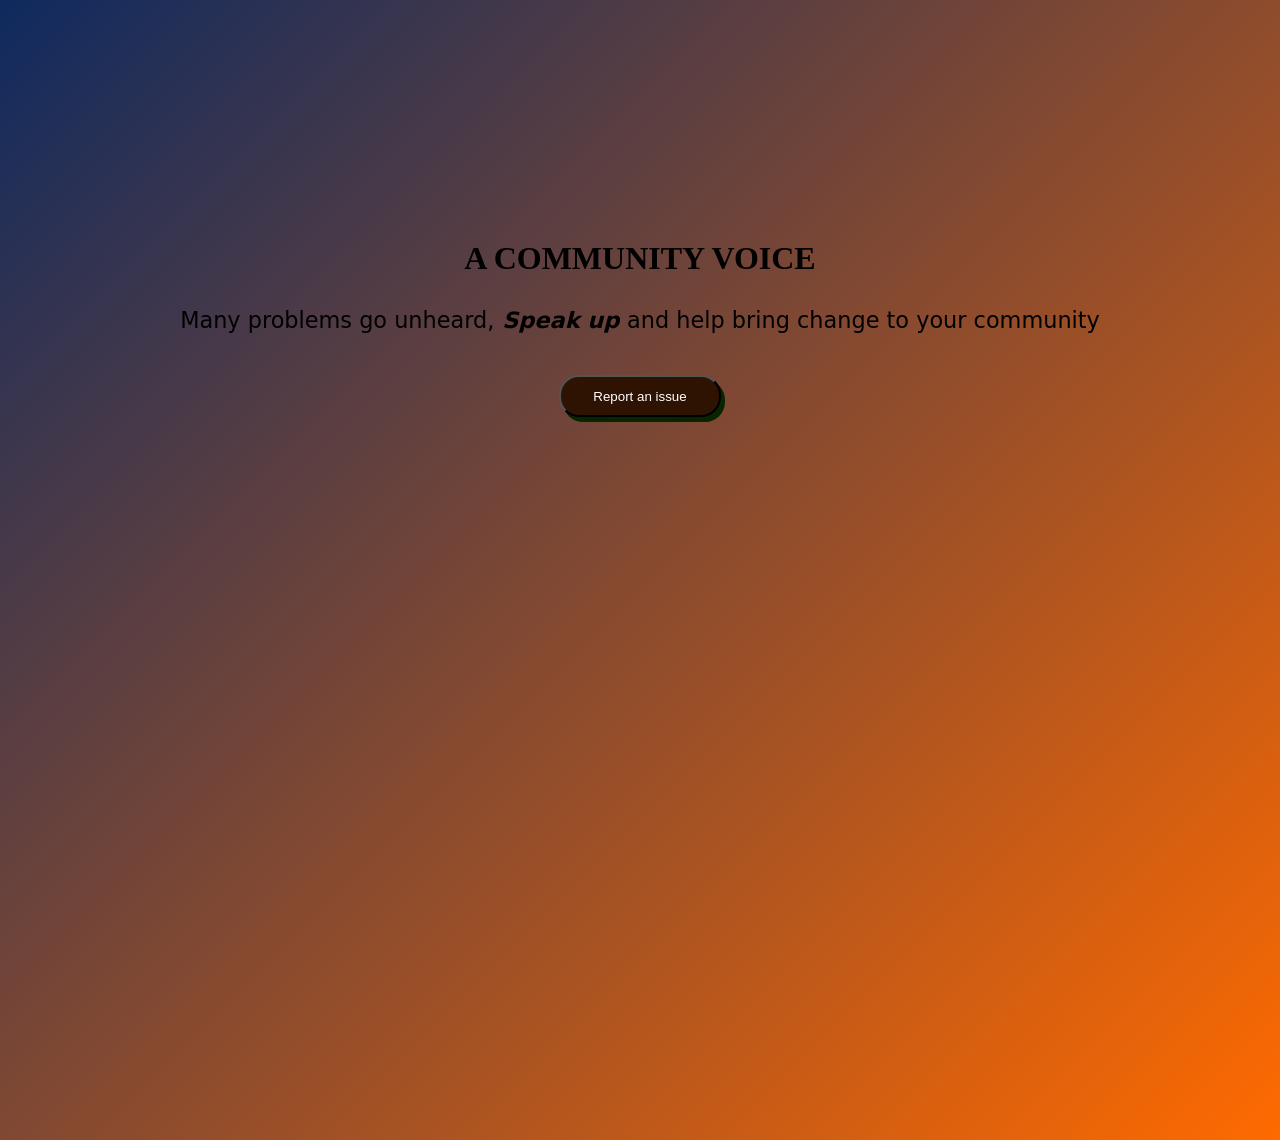
<file: Index.html>
<!DOCTYPE html>
<html lang="en">
<head>
    <meta charset="UTF-8">
    <meta name="viewport" content="width=device-width, initial-scale=1.0">
    <title>An online suggestion box </title>
    <link rel="stylesheet" href="hack.css">
</head>

<body>
    <header>
    <h1 id="head">A community voice</h1>
    <p>Many problems go unheard,<em><strong> Speak up </em></strong> and help bring change to your community</p>
    <form id="pageform">
    <div class="landing">
    <button type="button" onclick="goToPage2()">Report an issue</button>
    </div>
    </form>
    </header>
    <script>
function goToPage2() {
  document.body.classList.add("page-transition");

  setTimeout(() => {
    window.location.href = "hack2.html";
  }, 700);
}
</script>
</body>
</html>
</file>
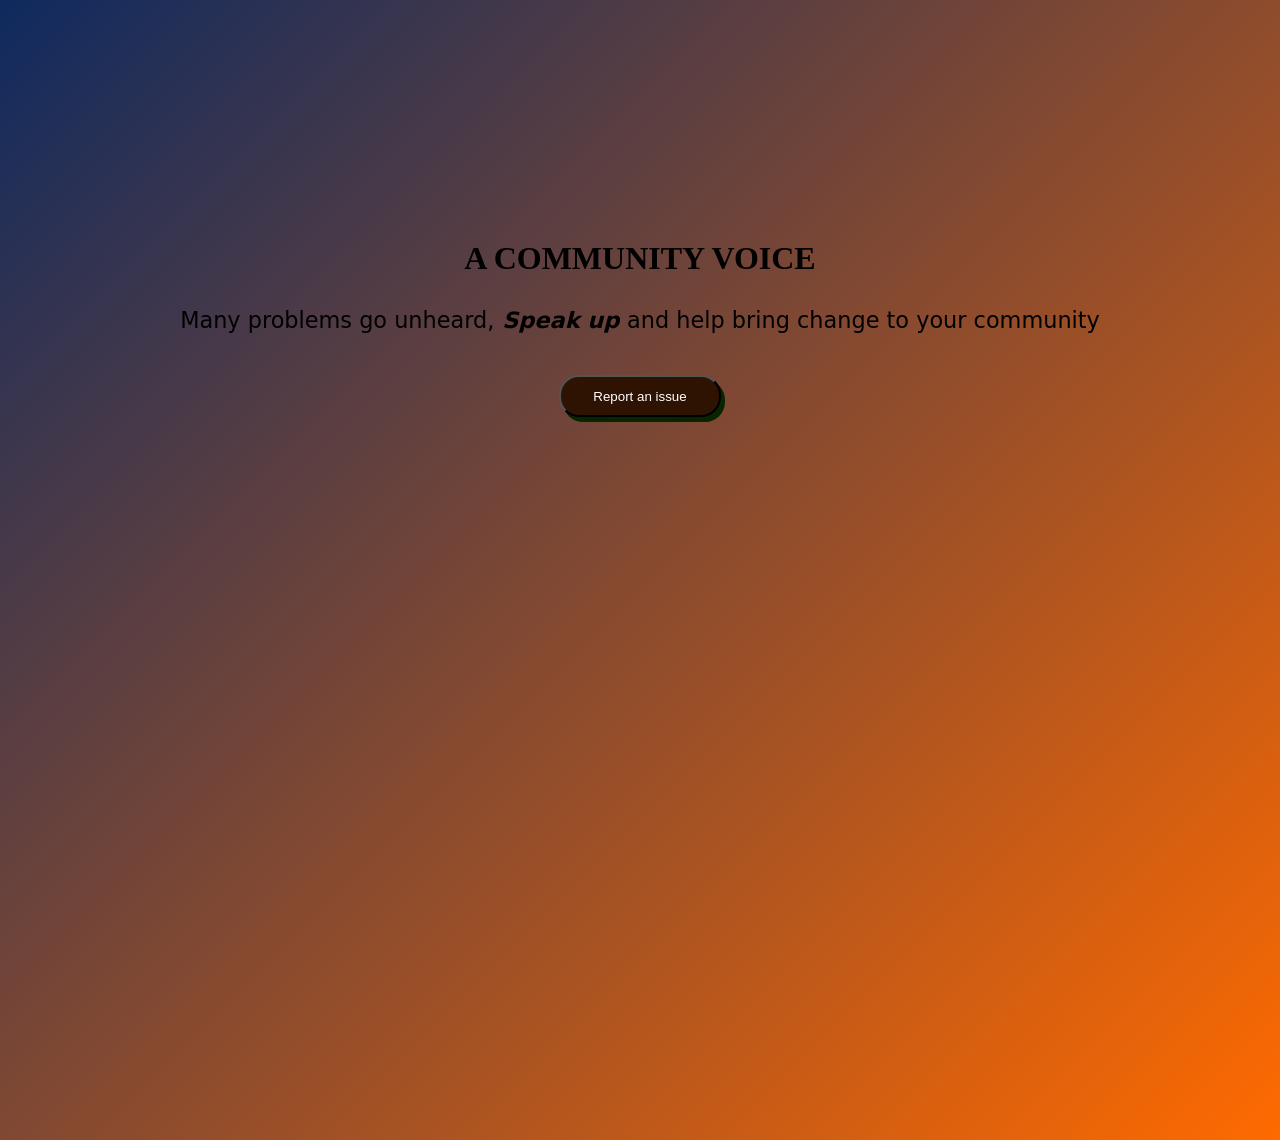
<file: hack.html>
<!DOCTYPE html>
<html lang="en">
<head>
    <meta charset="UTF-8">
    <meta name="viewport" content="width=device-width, initial-scale=1.0">
    <title>An online suggestion box </title>
    <link rel="stylesheet" href="hack.css">
</head>

<body>
    <header>
    <h1 id="head">A community voice</h1>
    <p>Many problems go unheard,<em><strong> Speak up </em></strong> and help bring change to your community</p>
    <form id="pageform">
    <div class="landing">
    <button type="button" onclick="goToPage2()">Report an issue</button>
    </div>
    </form>
    </header>
    <script>
function goToPage2() {
  document.body.classList.add("page-transition");

  setTimeout(() => {
    window.location.href = "hack2.html";
  }, 700);
}
</script>
</body>
</html>
</file>
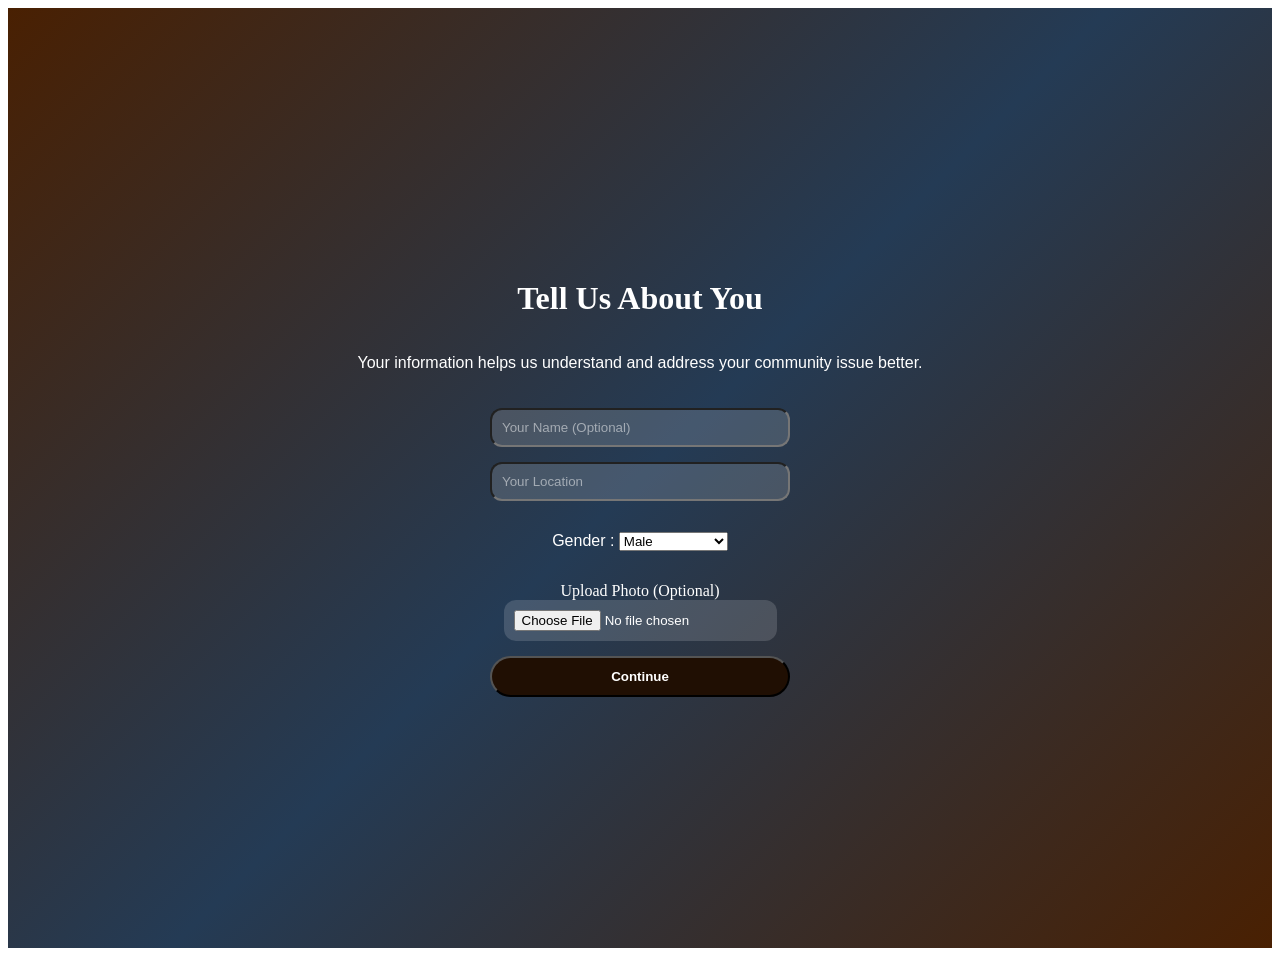
<file: hack2.html>
<!DOCTYPE html>
<html lang="en">
<head>
    <meta charset="UTF-8">
    <meta name="viewport" content="width=device-width, initial-scale=1.0">
    <title>user-page</title>
    <link rel="stylesheet" href="hack2.css">
</head>
<body>
<div class="user-page">

  <h1>Tell Us About You</h1>

  <p>
    Your information helps us understand and address your
    community issue better.
  </p>

  <form id="user-page">
      <input type="text" id="text" placeholder="Your Name (Optional)">
      <input type="text" placeholder="Your Location">
    <p> <label for="gender">Gender : </label>
      <select name="gender" id="gender">
        <option value="male">Male</option>
        <option value="female">Female</option>
        <option value="rather not say"> Rather not say</option>
      </select>
      </p> 
      <div class="label">
     <label>Upload Photo (Optional)</label>
      <input type="file" placeholder="choose a file">
    </div>
    <button type="button" onclick="goToPage3()">Continue</button>
  </form>

</div>
<script>
function goToPage3() {
  document.querySelector(".user-page")
  .classList.add("blur-transition");

  setTimeout(() => {
    window.location.href = "hack3.html";
  }, 500);
}
</script>
</body>
</html>
</file>
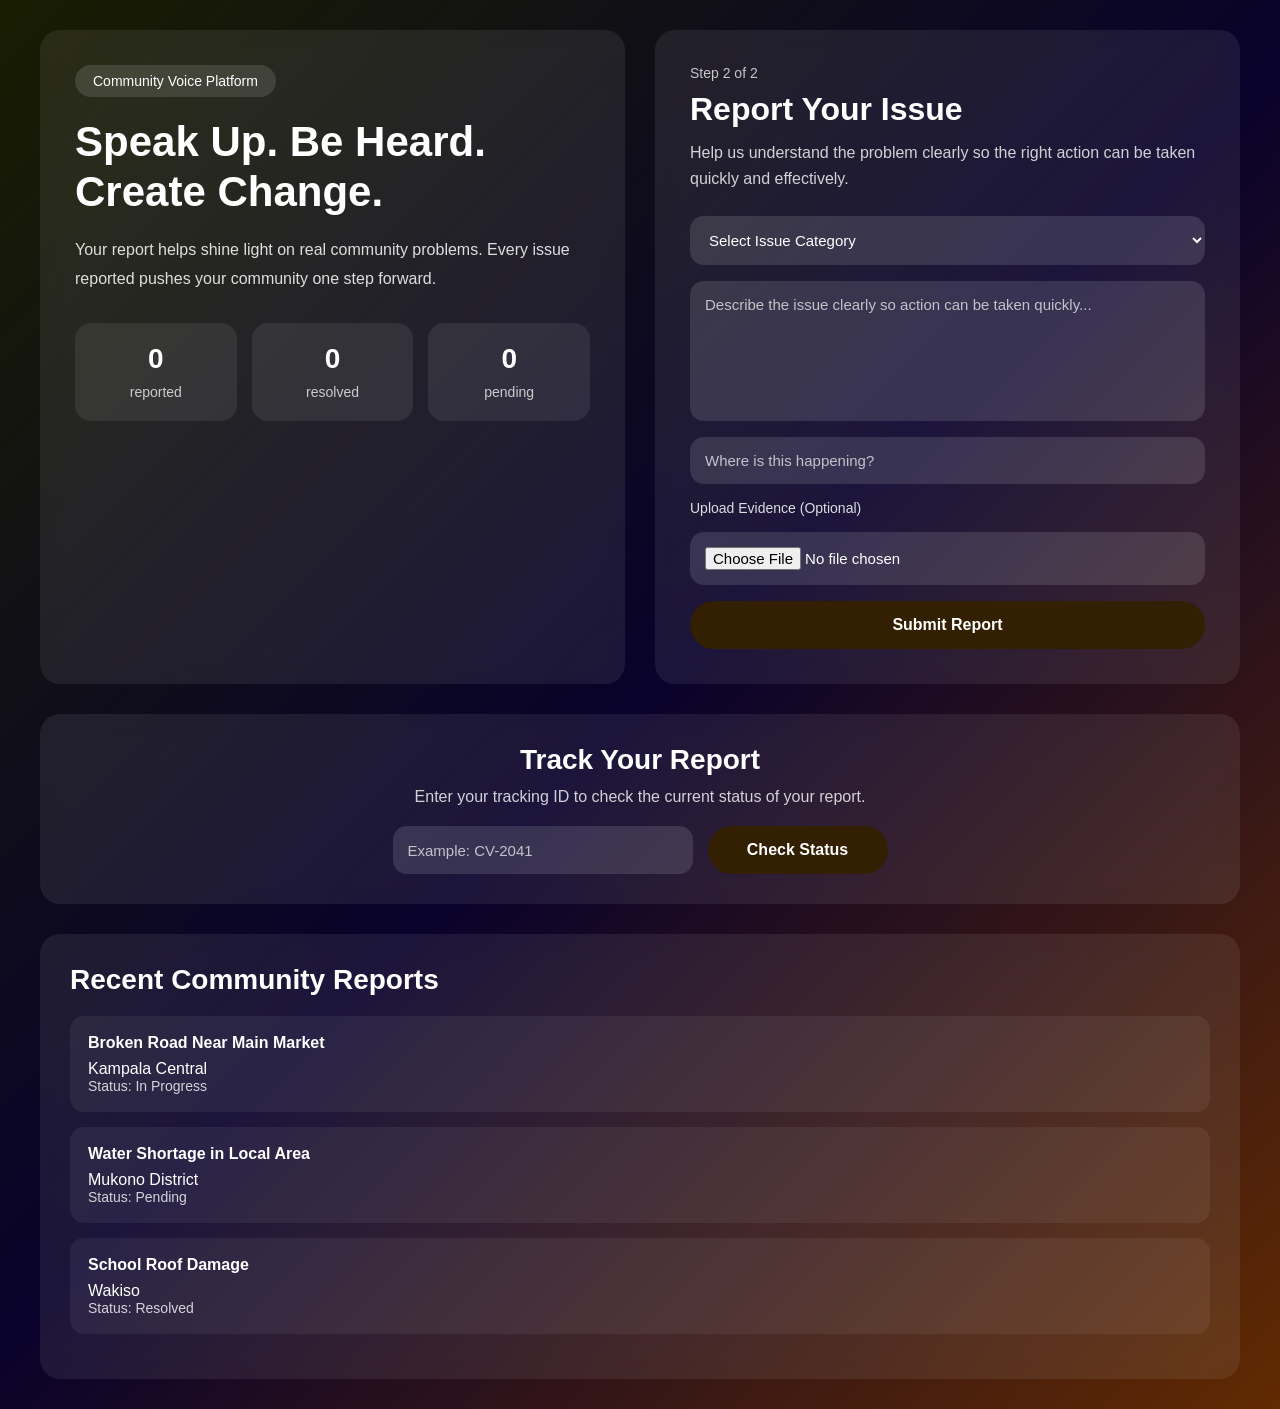
<file: hack3.html>
<!DOCTYPE html>
<html lang="en">
<head>
    <meta charset="UTF-8">
    <meta name="viewport" content="width=device-width, initial-scale=1.0">
    <title>Report issue page</title>
    <link rel="stylesheet" href="hack3.css">
</head>
<body>
    <div class="container">

  <!-- TOP SECTION -->
  <div class="top-section">

    <!-- LEFT -->
    <div class="left-panel">
      <div class="tag">Community Voice Platform</div>

      <h1>Speak Up. Be Heard. Create Change.</h1>

      <p>
        Your report helps shine light on real community problems.
        Every issue reported pushes your community one step forward.
      </p>

      <div class="stats">
        <div class="card">
          <h2 id="reportedCount">128</h2>
          <span>reported</span>
        </div>

        <div class="card">
          <h2 id="resolvedcount">0</h2>
          <span>resolved</span>
        </div>

        <div class="card">
          <h2 id="pendingCount">14</h2>
          <span>pending</span>
        </div>
      </div>
    </div>

    <!-- RIGHT -->
    <div class="right-panel">
      <div class="step">Step 2 of 2</div>

      <h2>Report Your Issue</h2>

      <p>
        Help us understand the problem clearly so the right action
        can be taken quickly and effectively.
      </p>

      <form action="hack4.html" method="get">
        <select>
          <option>Select Issue Category</option>
          <option>Roads</option>
          <option>Health</option>
          <option>Education</option>
          <option>Security</option>
          <option>Water Supply</option>
          <option>Electricity</option>
          <option>Corruption</option>
          <option>Other</option>
        </select>

        <textarea placeholder="Describe the issue clearly so action can be taken quickly..."></textarea>

        <input type="text" id="Describe" placeholder="Where is this happening?" required>

        <label>Upload Evidence (Optional)</label>
        <input type="file">

        <button type="button" onclick="submitReport()">Submit Report

        </button>
      </form>

    </div>

  </div>
 
  <script>
/* Load counts when page opens */
window.onload = function () {
    let reported = localStorage.getItem("reportedCount") || 0;
    let pending = localStorage.getItem("pendingCount") || 0;

    document.getElementById("reportedCount").textContent = reported;
    document.getElementById("pendingCount").textContent = pending;
};

/* Create tracking ID */
function generateTrackingID() {
    let randomNumber = Math.floor(Math.random() * 9000) + 1000;
    return "CV-" + randomNumber;
}

/* Submit report function */
function submitReport() {
    let reported = parseInt(localStorage.getItem("reportedCount")) || 0;
    let pending = parseInt(localStorage.getItem("pendingCount")) || 0;

    /* Increase counts */
    reported++;
    pending++;

    /* Save updated counts */
    localStorage.setItem("reportedCount", reported);
    localStorage.setItem("pendingCount", pending);

    /* Generate tracking ID */
    let trackingID = generateTrackingID();

    /* Save tracking ID for success page */
    localStorage.setItem("latestTrackingID", trackingID);

    /* Redirect to success page */
    window.location.href = "hack4.html";
}
</script>

  <!-- TRACK REPORT -->
  <div class="track-box" id="track-progress">
    <h3>Track Your Report</h3>

    <p>
      Enter your tracking ID to check the current status of your report.
    </p>

    <div class="track-form" >
      <input type="text" placeholder="Example: CV-2041">
      <a href="#Recent-reports">
      <button>Check Status</button>
      </a>
    </div>
  </div>

  <!-- PUBLIC FEED -->
  <div class="feed-box" id="Recent-reports">
    <h3>Recent Community Reports</h3>

    <div class="issue-item">
      <h4>Broken Road Near Main Market</h4>
      <p>Kampala Central</p>
      <div class="status">Status: In Progress</div>
    </div>

    <div class="issue-item">
      <h4>Water Shortage in Local Area</h4>
      <p>Mukono District</p>
      <div class="status">Status: Pending</div>
    </div>

    <div class="issue-item">
      <h4>School Roof Damage</h4>
      <p>Wakiso</p>
      <div class="status">Status: Resolved</div>
    </div>
  </div>

</div>
</body>
</html>
</file>
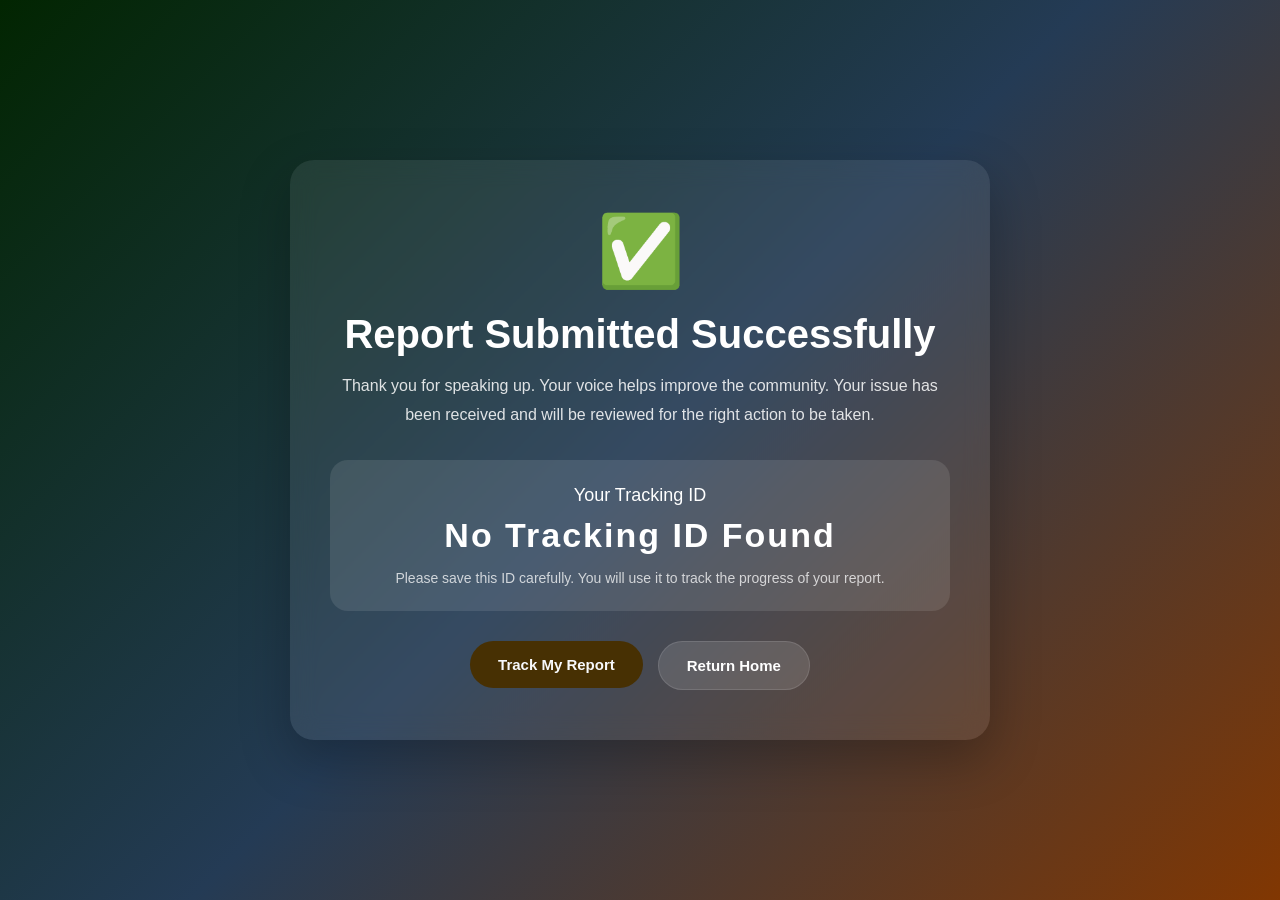
<file: hack4.html>
<!DOCTYPE html>
<html lang="en">
<head>
    <meta charset="UTF-8">
    <meta name="viewport" content="width=, initial-scale=1.0">
    <title>Report submitted succefully</title>
    <link rel="stylesheet" href="hack4.css">
</head>
<body>
    <div class="success-container">

  <div class="icon">✅</div>

  <h1>Report Submitted Successfully</h1>

  <p>
    Thank you for speaking up. Your voice helps improve the community.
    Your issue has been received and will be reviewed for the right action to be taken.
  </p>

  <div class="tracking-box">
    <h2>Your Tracking ID</h2>
    <div class="tracking-id" id="trackingID">tracking-id :</div>

    <div class="note">
      Please save this ID carefully. You will use it to track the progress of your report.
    </div>
  </div>

  <div class="buttons">
    <a href="hack3.html#track-progress">
    <button class="primary-btn">Track My Report</button>
    </a>
    <a href="hack3.html">
    <button class="secondary-btn">Return Home</button>
    </a>
  </div>

</div>
<script>
window.onload = function () {
    let savedTrackingID = localStorage.getItem("latestTrackingID");

    if (savedTrackingID) {
        document.getElementById("trackingID").textContent = savedTrackingID;
    } else {
        document.getElementById("trackingID").textContent = "No Tracking ID Found";
    }
};
</script>
    
</body>
</html>
</file>
<file: hack.css>
body{

margin: 0;
height: 100vh;
 background:linear-gradient(135deg,#0f2a5f, #ff6a00);
}
h1{
   margin-top: 15rem;
   margin-bottom: 30px;
    font-family:cursive;
    text-align: center;
    text-transform: uppercase;

}
p{
    font-size: 1.4em;
    font-family: system-ui, -apple-system, BlinkMacSystemFont, 'Segoe UI', Roboto, Oxygen, Ubuntu, Cantarell, 'Open Sans', 'Helvetica Neue', sans-serif;
 text-align: center;

}
button{
    margin-top: 20px;
    padding: 0.7rem 2rem;
     background-color: rgb(46, 18, 2);
     color: white;
     border-radius: 20px;
     box-shadow: 4px 5px rgb(8, 36, 1);    
}
.landing{
text-align: center;
}
button:hover{
    transform: translateY(-5px);

}
.page-transition {
  animation: morphOut 1s ease forwards;
}

@keyframes morphOut {
  0% {
    opacity: 1;
    transform: scale(1);
    border-radius: 0;
    filter: blur(0);
  }

  100% {
    opacity: 0;
    transform: scale(1.08);
    border-radius: 40px;
    filter: blur(10px);
  }
}
</file>
<file: hack2.css>
.user-page {
  height: 100vh;
  margin: 0;
  background:linear-gradient(135deg,#492002,#243b55,#492002);
  display: flex;
  flex-direction: column;
  justify-content: center;
  align-items: center;

  text-align: center;
  padding: 20px;
  color: white;
}
p{
    font-size: 0,6rem;
    font-family:'Trebuchet MS', 'Lucida Sans Unicode', 'Lucida Grande', 'Lucida Sans', Arial, sans-serif;
}
form {
  display: flex;
  flex-direction: column;
  gap: 15px;
  width: 300px;
  margin-top: 20px;
}


input {
  padding: 10px;
  border-radius: 12px;
  background-color: rgba(255,255,255,0.15);
  
}
input::placeholder{
    color: rgba(255,255,255,0.5);
}

button {
  padding: 11px;
  border-radius: 30px;
  background:rgb(32, 15, 3);
  color:white;
  font-weight: bold;
  cursor: pointer;
}
button:hover{
   transform: translateY(-5px);
}
.user-page.blur-transition {
  animation: blurOut 0.6s ease forwards;
}

@keyframes blurOut {
  0% {
    opacity: 1;
    filter: blur(0);
    transform: translateY(0);
  }

  100% {
    opacity: 0;
    filter: blur(8px);
    transform: translateY(-10px);
  }
}
</file>
<file: hack3.css>
* {
  margin: 0;
  padding: 0;
  box-sizing: border-box;
  font-family: "Segoe UI", sans-serif;
}

body {
  min-height: 100vh;
  background: linear-gradient(135deg, #191d01, #09022b, #612a02);
  color: white;
  padding: 30px;
}

/* MAIN WRAPPER */
.container {
  max-width: 1200px;
  margin: auto;
}

/* TOP SECTION */
.top-section {
  display: flex;
  gap: 30px;
  margin-bottom: 30px;
  flex-wrap: wrap;
}

/* LEFT INFO PANEL */
.left-panel {
  flex: 1;
  min-width: 300px;
  background: rgba(255,255,255,0.08);
  padding: 35px;
  border-radius: 20px;
  backdrop-filter: blur(10px);
}

.tag {
  display: inline-block;
  padding: 8px 18px;
  background: rgba(255,255,255,0.12);
  border-radius: 30px;
  font-size: 14px;
  margin-bottom: 20px;
}

.left-panel h1 {
  font-size: 42px;
  margin-bottom: 18px;
  line-height: 1.2;
}

.left-panel p {
  line-height: 1.8;
  color: rgba(255,255,255,0.85);
  margin-bottom: 30px;
}

/* STATS */
.stats {
  display: flex;
  gap: 15px;
  flex-wrap: wrap;
}

.card {
  flex: 1;
  min-width: 150px;
  background: rgba(255,255,255,0.08);
  padding: 20px;
  border-radius: 16px;
  text-align: center;
}

.card h2 {
  font-size: 28px;
  margin-bottom: 8px;
}

.card span {
  font-size: 14px;
  color: rgba(255,255,255,0.75);
}

/* RIGHT REPORT FORM */
.right-panel {
  flex: 1;
  min-width: 320px;
  background: rgba(255,255,255,0.08);
  padding: 35px;
  border-radius: 20px;
  backdrop-filter: blur(10px);
}

.step {
  font-size: 14px;
  color: rgba(255,255,255,0.75);
  margin-bottom: 10px;
}

.right-panel h2 {
  font-size: 32px;
  margin-bottom: 12px;
}

.right-panel p {
  margin-bottom: 25px;
  color: rgba(255,255,255,0.8);
  line-height: 1.6;
}

/* FORM */
form {
  display: flex;
  flex-direction: column;
  gap: 16px;
}

select,
textarea,
input {
  width: 100%;
  padding: 15px;
  border: none;
  border-radius: 14px;
  background: rgba(255,255,255,0.12);
  color: white;
  font-size: 15px;
  outline: none;
}

option {
  background: #0f172a;
  color: white;
}

textarea {
  height: 140px;
  resize: none;
}

input::placeholder,
textarea::placeholder {
  color: rgba(255,255,255,0.7);
}

label {
  font-size: 14px;
  color: rgba(255,255,255,0.85);
}

button {
  padding: 15px;
  border: none;
  border-radius: 40px;
  background: rgb(51, 31, 2);
  color: white;
  font-size: 16px;
  font-weight: bold;
  cursor: pointer;
}
button:hover{
     transform: translateY(-2px);
}
/* TRACK REPORT SECTION */
.track-box {
  margin-top: 30px;
  background: rgba(255,255,255,0.08);
  padding: 30px;
  border-radius: 20px;
  backdrop-filter: blur(10px);
  text-align: center;
}

.track-box h3 {
  font-size: 28px;
  margin-bottom: 12px;
}

.track-box p {
  color: rgba(255,255,255,0.8);
  margin-bottom: 20px;
}

.track-form {
  display: flex;
  gap: 15px;
  justify-content: center;
  flex-wrap: wrap;
}

.track-form input {
  max-width: 300px;
}

.track-form button {
  min-width: 180px;
}

/* PUBLIC FEED */
.feed-box {
  margin-top: 30px;
  background: rgba(255,255,255,0.08);
  padding: 30px;
  border-radius: 20px;
  backdrop-filter: blur(10px);
}

.feed-box h3 {
  font-size: 28px;
  margin-bottom: 20px;
}

.issue-item {
  background: rgba(255,255,255,0.06);
  padding: 18px;
  border-radius: 14px;
  margin-bottom: 15px;
}

.issue-item h4 {
  margin-bottom: 8px;
}

.status {
  font-size: 14px;
  opacity: 0.8;
}

/* MOBILE */
@media (max-width: 768px) {
  .left-panel h1 {
    font-size: 34px;
  }

  .right-panel h2,
  .track-box h3,
  .feed-box h3 {
    font-size: 26px;
  }
}
</file>
<file: hack4.css>
* {
  margin: 0;
  padding: 0;
  box-sizing: border-box;
  font-family: "Segoe UI", sans-serif;
}

body {
  min-height: 100vh;
  background: linear-gradient(135deg, #022501, #243b55, #813702);
  display: flex;
  justify-content: center;
  align-items: center;
  padding: 20px;
  color: white;
}

.success-container {
  width: 100%;
  max-width: 700px;
  background: rgba(255,255,255,0.08);
  border-radius: 24px;
  padding: 50px 40px;
  text-align: center;
  backdrop-filter: blur(12px);
  box-shadow: 0 20px 50px rgba(0,0,0,0.25);
}

.icon {
  font-size: 70px;
  margin-bottom: 20px;
}

h1 {
  font-size: 40px;
  margin-bottom: 15px;
}

p {
  font-size: 16px;
  line-height: 1.8;
  color: rgba(255,255,255,0.85);
  margin-bottom: 25px;
}

.tracking-box {
  background: rgba(255,255,255,0.10);
  padding: 25px;
  border-radius: 18px;
  margin: 30px 0;
}

.tracking-box h2 {
  font-size: 18px;
  margin-bottom: 10px;
  font-weight: 500;
}

.tracking-id {
  font-size: 34px;
  font-weight: bold;
  letter-spacing: 2px;
}

.note {
  font-size: 14px;
  color: rgba(255,255,255,0.75);
  margin-top: 15px;
}

.buttons {
  margin-top: 30px;
  display: flex;
  gap: 15px;
  justify-content: center;
  flex-wrap: wrap;
}

button {
  padding: 15px 28px;
  border: none;
  border-radius: 40px;
  font-size: 15px;
  font-weight: bold;
  cursor: pointer;
  transition: 0.3s ease;
}

.primary-btn {
  background: rgb(71, 48, 3);
  color: #f8f9fc;
}

.secondary-btn {
  background: rgba(255,255,255,0.12);
  color: white;
  border: 1px solid rgba(255,255,255,0.12);
}

button:hover {
  transform: translateY(-2px);
}

@media (max-width: 768px) {
  h1 {
    font-size: 32px;
  }

  .tracking-id {
    font-size: 28px;
  }
}
</file>
